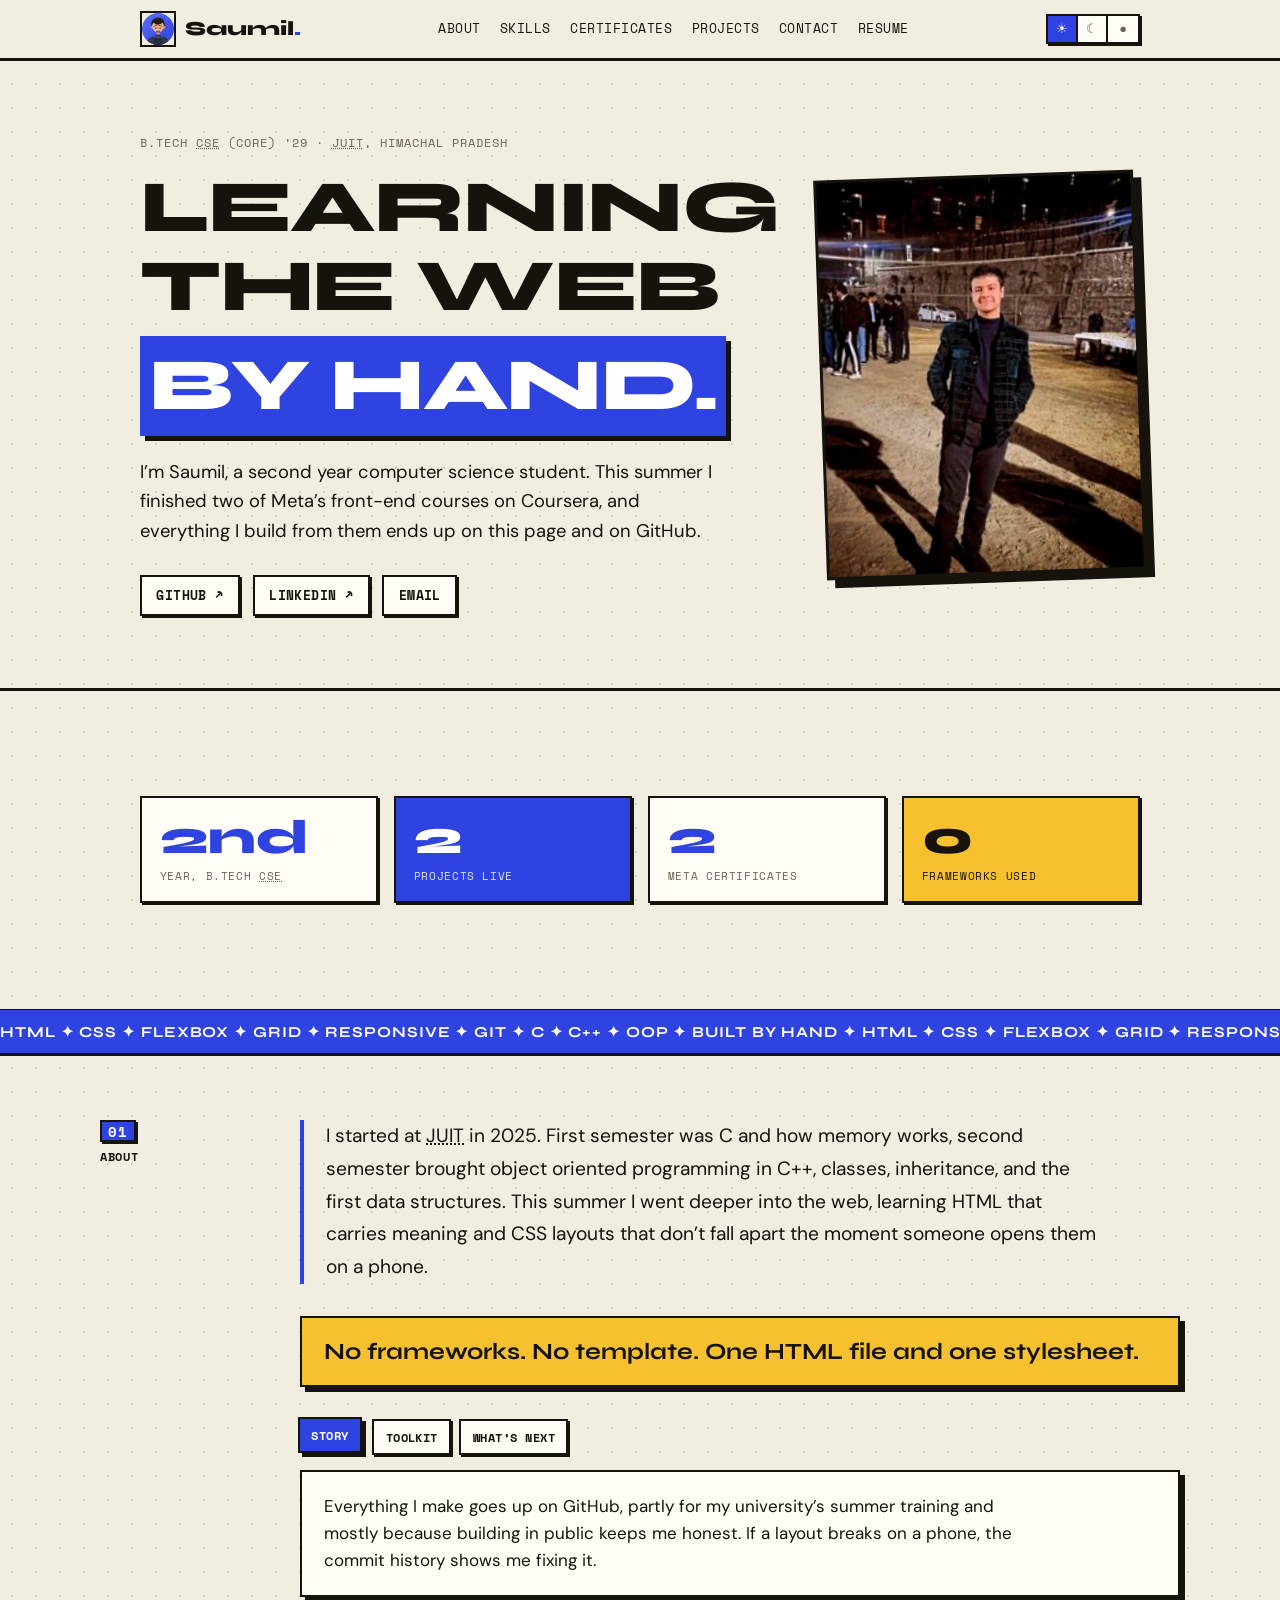
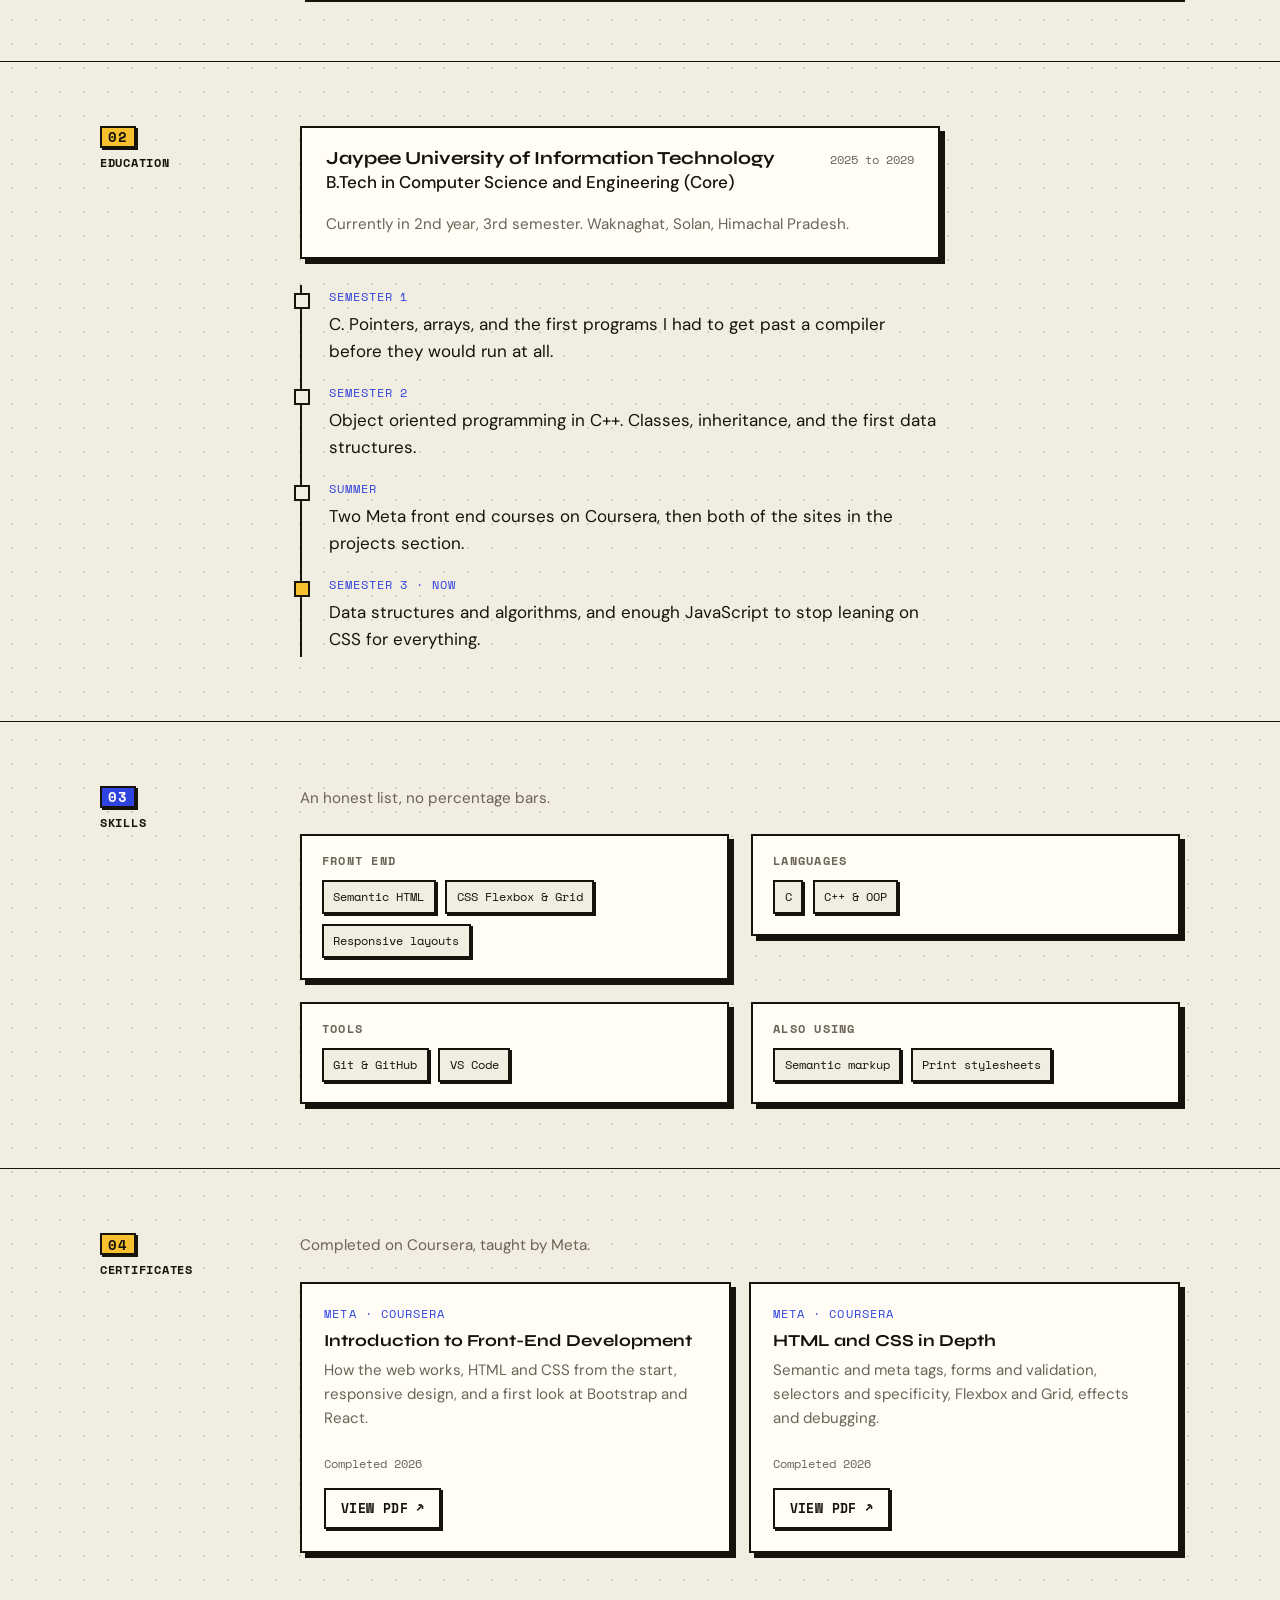
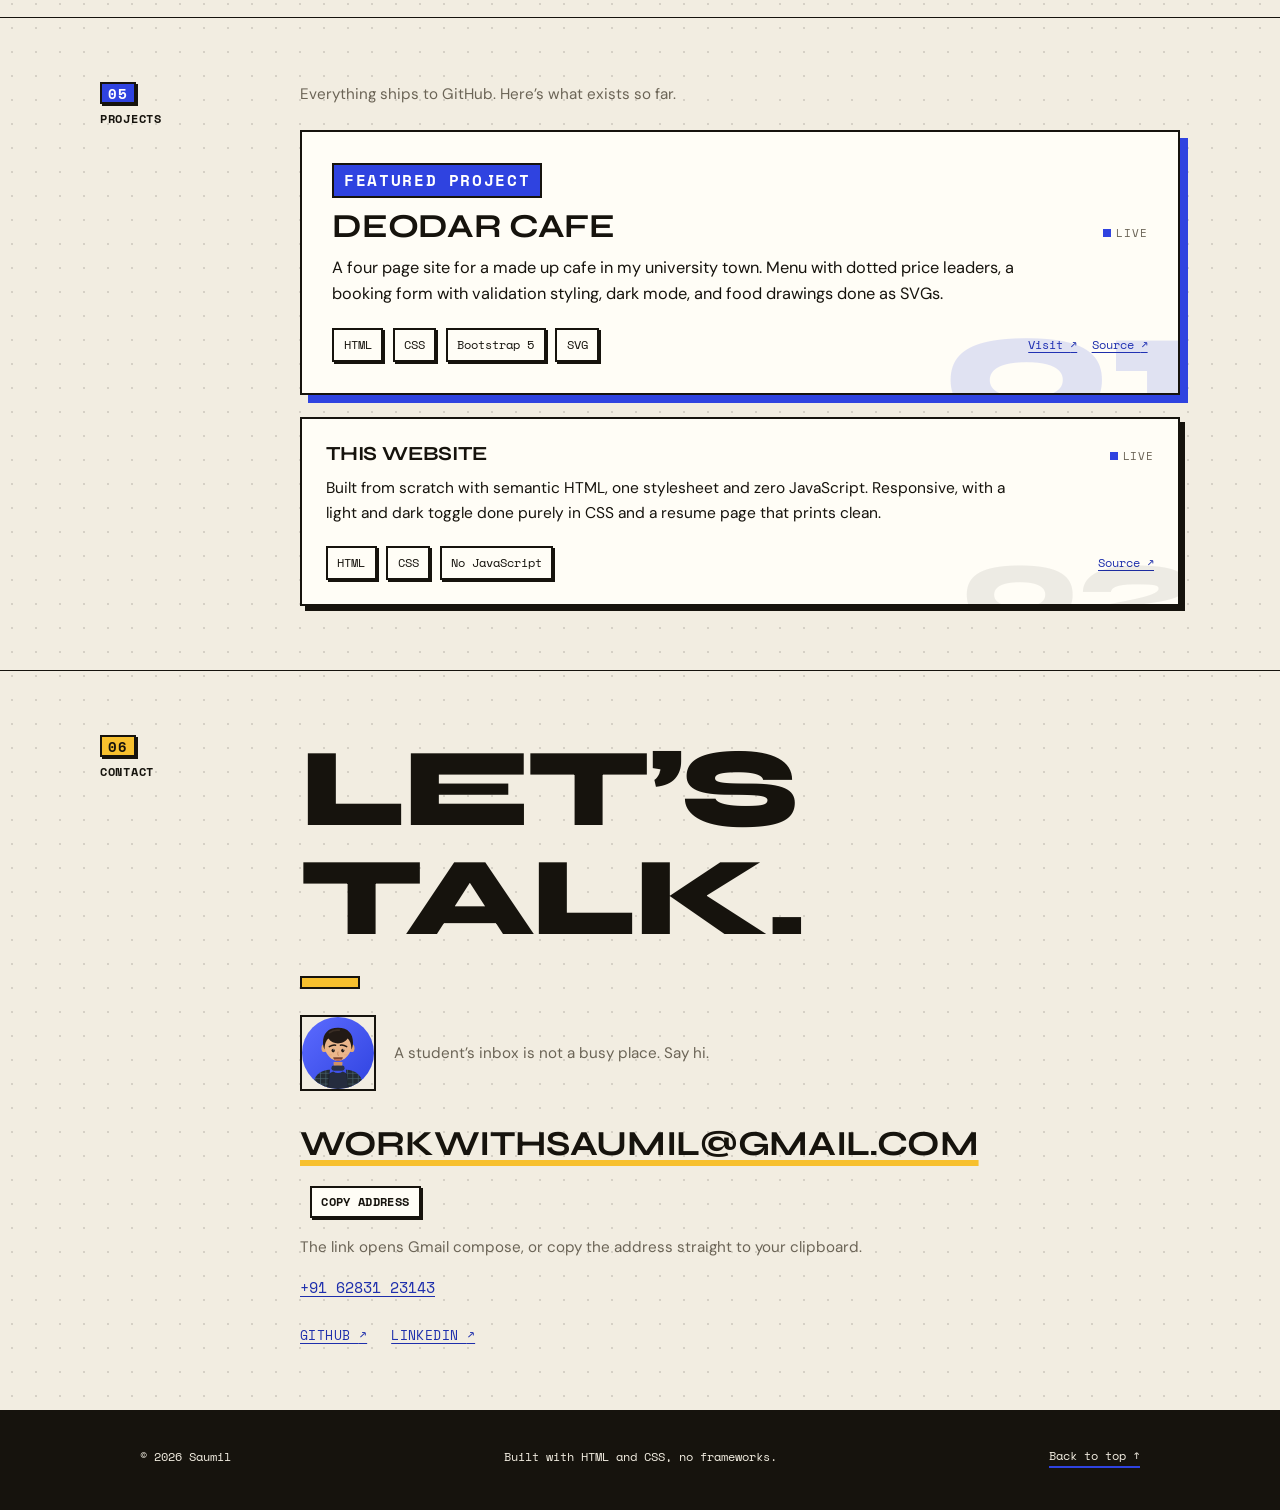
<file: index.html>
<!DOCTYPE html>
<html lang="en">
<head>
  <meta charset="UTF-8">
  <meta name="viewport" content="width=device-width, initial-scale=1.0">
  <meta name="color-scheme" content="light">
  <meta name="theme-color" content="#f2ede1">
  <script>try{var t=localStorage.getItem("theme");if(t==="dark"||t==="black"){document.documentElement.dataset.theme=t;var m=document.querySelector('meta[name="theme-color"]');if(m)m.content=t==="black"?"#000000":"#16140f";}}catch(e){}</script>
  <title>Saumil · CS student</title>
  <meta name="description" content="Personal site of Saumil, a second-year computer science student at JUIT learning front-end development. Built with HTML and CSS.">

  <!-- Link preview card -->
  <meta property="og:type" content="website">
  <meta property="og:title" content="Saumil · CS student at JUIT">
  <meta property="og:description" content="Personal site of Saumil, a second-year computer science student at JUIT learning front-end development. Built with HTML and CSS.">
  <meta property="og:image" content="https://saumilcodes.github.io/images/card.png">
  <meta property="og:image:width" content="1200">
  <meta property="og:image:height" content="630">
  <meta property="og:image:alt" content="The avatar from the site next to the words Learning the web by hand.">
  <meta property="og:url" content="https://saumilcodes.github.io/">
  <meta name="twitter:card" content="summary_large_image">

  <link rel="canonical" href="https://saumilcodes.github.io/">
  <link rel="icon" type="image/svg+xml" href="images/avatar.svg">
  <link rel="preconnect" href="https://fonts.googleapis.com">
  <link rel="preconnect" href="https://fonts.gstatic.com" crossorigin>
  <link href="https://fonts.googleapis.com/css2?family=Syne:wght@600..800&family=DM+Sans:wght@400;500;700&family=Space+Mono:wght@400;700&display=swap" rel="stylesheet">
  <link rel="stylesheet" href="css/styles.css?v=38">

  <!-- Tells search engines who this page is about, rather than leaving
       them to guess it from the prose. -->
  <script type="application/ld+json">
  {
    "@context": "https://schema.org",
    "@type": "Person",
    "name": "Saumil Gupta",
    "url": "https://saumilcodes.github.io/",
    "image": "https://saumilcodes.github.io/images/card.png",
    "description": "Second year computer science student at JUIT Waknaghat, learning front end development and building sites with HTML and CSS.",
    "affiliation": {
      "@type": "CollegeOrUniversity",
      "name": "Jaypee University of Information Technology",
      "address": {
        "@type": "PostalAddress",
        "addressLocality": "Waknaghat",
        "addressRegion": "Himachal Pradesh",
        "addressCountry": "IN"
      }
    },
    "knowsAbout": ["HTML", "CSS", "Flexbox", "CSS Grid", "Responsive web design", "Bootstrap"],
    "sameAs": [
      "https://github.com/SaumilCodes",
      "https://www.linkedin.com/in/saumil-gupta"
    ]
  }
  </script>
</head>
<body>

  <input type="radio" name="theme" id="theme-light" class="theme-box" checked>
  <input type="radio" name="theme" id="theme-dark" class="theme-box">
  <input type="radio" name="theme" id="theme-black" class="theme-box">
  <script>(function(){var C={light:"#f2ede1",dark:"#16140f",black:"#000000"},s="light";try{var v=localStorage.getItem("theme");if(C[v])s=v;}catch(e){}var el=document.getElementById("theme-"+s);if(el)el.checked=true;document.documentElement.dataset.theme=s;var m=document.querySelector('meta[name="theme-color"]');if(m)m.content=C[s];Array.prototype.forEach.call(document.querySelectorAll('input[name="theme"]'),function(r){r.addEventListener("change",function(){if(!r.checked)return;var k=r.id.slice(6);document.documentElement.dataset.theme=k;if(m)m.content=C[k];try{localStorage.setItem("theme",k);}catch(e){}});});})();</script>

  <a class="skip" href="#main">Skip to content</a>

  <header class="site-head">
    <div class="container nav">
      <a class="brand" href="#top">
        <img class="avatar-img avatar-nav" src="images/avatar.svg" alt="" width="34" height="34">
        <span class="brand-word"><span class="brand-name">Saumil</span><span class="brand-dot">.</span></span>
      </a>
      <nav aria-label="Primary">
        <ul class="nav-links">
          <li><a href="#about">About</a></li>
          <li><a href="#skills">Skills</a></li>
          <li><a href="#certificates">Certificates</a></li>
          <li><a href="#projects">Projects</a></li>
          <li><a href="#contact">Contact</a></li>
          <li><a href="resume.html">Resume</a></li>
        </ul>
      </nav>
      <span class="theme-switcher" role="group" aria-label="Colour theme">
        <label class="theme-opt" for="theme-light" title="Light"><span class="visually-hidden">Light theme</span><span aria-hidden="true">☀</span></label>
        <label class="theme-opt" for="theme-dark" title="Dark"><span class="visually-hidden">Dark theme</span><span aria-hidden="true">☾</span></label>
        <label class="theme-opt" for="theme-black" title="Black"><span class="visually-hidden">Black theme, for OLED screens</span><span aria-hidden="true">●</span></label>
      </span>
    </div>
  </header>

  <div class="page" id="top">
    <main id="main">
      <section class="hero" aria-label="Introduction">
        <div class="container hero-grid">
          <div class="hero-text">
            <p class="eyebrow">B.Tech <abbr title="Computer Science and Engineering">CSE</abbr> (Core) ’29 · <abbr title="Jaypee University of Information Technology">JUIT</abbr>, Himachal Pradesh</p>
            <h1>Learning the web <span class="h1-accent">by&nbsp;hand.</span></h1>
            <p class="lede">
              I’m Saumil, a second year computer science student. This summer I
              finished two of Meta’s front-end courses on Coursera, and
              everything I build from them ends up on this page and on GitHub.
            </p>
            <ul class="hero-links">
              <li><a href="https://github.com/SaumilCodes" rel="me">GitHub&nbsp;<span aria-hidden="true">↗</span></a></li>
              <li><a href="https://www.linkedin.com/in/saumil-gupta" rel="me">LinkedIn&nbsp;<span aria-hidden="true">↗</span></a></li>
              <li><a href="https://mail.google.com/mail/?view=cm&amp;fs=1&amp;to=workwithsaumil@gmail.com" target="_blank" rel="noopener">Email</a></li>
            </ul>
          </div>
          <div class="portrait-frame">
           <img class="portrait" src="images/saumil-640.jpg"
                srcset="images/saumil-320.jpg 320w,
                        images/saumil-640.jpg 640w,
                        images/saumil-960.jpg 960w,
                        images/saumil.jpg 1280w"
                sizes="(max-width: 400px) 80vw, 320px"
                alt="Saumil, at an evening event on campus" width="640" height="640" fetchpriority="high">
          </div>
        </div>
      </section>

      <!-- At a glance -->
      <section class="stats" aria-label="At a glance">
        <div class="container stats-grid">
          <div class="stat">
            <span class="stat-num">2nd</span>
            <span class="stat-label">Year, B.Tech <abbr title="Computer Science and Engineering">CSE</abbr></span>
          </div>
          <div class="stat">
            <span class="stat-num">2</span>
            <span class="stat-label">Projects live</span>
          </div>
          <div class="stat">
            <span class="stat-num">2</span>
            <span class="stat-label">Meta certificates</span>
          </div>
          <div class="stat">
            <span class="stat-num">0</span>
            <span class="stat-label">Frameworks used</span>
          </div>
        </div>
      </section>

      <!-- Scrolling band -->
      <div class="marquee" aria-hidden="true">
        <div class="marquee-track">
          <p class="marquee-text">HTML ✦ CSS ✦ FLEXBOX ✦ GRID ✦ RESPONSIVE ✦ GIT ✦ C ✦ C++ ✦ OOP ✦ BUILT BY HAND ✦&nbsp;</p>
          <p class="marquee-text">HTML ✦ CSS ✦ FLEXBOX ✦ GRID ✦ RESPONSIVE ✦ GIT ✦ C ✦ C++ ✦ OOP ✦ BUILT BY HAND ✦&nbsp;</p>
        </div>
      </div>

      <!-- About -->
      <section id="about" class="section-grid" aria-labelledby="about-label">
        <h2 class="label" id="about-label"><span class="num">01</span>About</h2>
        <div class="section-body">
          <p class="lead-para">
            I started at <abbr title="Jaypee University of Information Technology">JUIT</abbr>
            in <time datetime="2025">2025</time>. First semester was C and how memory
            works, second semester brought object oriented programming in C++,
            classes, inheritance, and the first data structures. This summer I
            went deeper into the web, learning HTML that carries meaning and
            CSS layouts that don’t fall apart the moment someone opens them on
            a phone.
          </p>

          <blockquote class="pull-quote">
            No frameworks. No template. One HTML file and one stylesheet.
          </blockquote>

          <!-- tabs made from radio buttons, no javascript -->
          <div class="tabs">
            <input type="radio" name="about-tab" id="tab-story" checked>
            <input type="radio" name="about-tab" id="tab-tools">
            <input type="radio" name="about-tab" id="tab-next">

            <div class="tab-row">
              <label class="tab" for="tab-story">Story</label>
              <label class="tab" for="tab-tools">Toolkit</label>
              <label class="tab" for="tab-next">What’s next</label>
            </div>

            <div class="tab-panels">
              <div class="panel panel-story">
                <p>
                  Everything I make goes up on GitHub, partly for my
                  university’s summer training and mostly because building in
                  public keeps me honest. If a layout breaks on a phone, the
                  commit history shows me fixing it.
                </p>
              </div>
              <div class="panel panel-tools">
                <ul class="tool-list">
                  <li><strong>Semantic HTML</strong> so the page still makes sense without any styling</li>
                  <li><strong>CSS Grid and Flexbox</strong> for every layout on this site</li>
                  <li><strong>Custom properties</strong> to drive the whole colour theme from one place</li>
                  <li><strong>Git and GitHub</strong> for versions and for hosting this page</li>
                  <li><strong>Skip links and alt text</strong> so the page still works with a keyboard and a screen reader</li>
                  <li><strong>Mobile first CSS</strong> so the phone layout is the default and wider screens add to it</li>
                </ul>
              </div>
              <div class="panel panel-next">
                <ul class="tool-list">
                  <li><strong>JavaScript</strong> so these panels can remember which one you picked instead of forgetting on reload</li>
                  <li><strong>Data structures and algorithms</strong> in C++, alongside the third semester course</li>
                  <li><strong>A third project</strong>, bigger than these two</li>
                </ul>
              </div>
            </div>
          </div>
        </div>
      </section>

      <!-- Education -->
      <section id="education" class="section-grid" aria-labelledby="education-label">
        <h2 class="label" id="education-label"><span class="num">02</span>Education</h2>
        <div class="section-body">
          <div class="edu">
            <div class="edu-top">
              <h3 class="edu-school">Jaypee University of Information Technology</h3>
              <p class="edu-when"><time datetime="2025">2025</time> to <time datetime="2029">2029</time></p>
            </div>
            <p class="edu-degree">B.Tech in Computer Science and Engineering (Core)</p>
            <p class="note">Currently in 2nd year, 3rd semester. Waknaghat, Solan, Himachal Pradesh.</p>
          </div>

          <!-- Semester by semester -->
          <ol class="timeline">
            <li>
              <span class="tl-when">Semester 1</span>
              <p>C. Pointers, arrays, and the first programs I had to get past a compiler before they would run at all.</p>
            </li>
            <li>
              <span class="tl-when">Semester 2</span>
              <p>Object oriented programming in C++. Classes, inheritance, and the first data structures.</p>
            </li>
            <li>
              <span class="tl-when">Summer</span>
              <p>Two Meta front end courses on Coursera, then both of the sites in the projects section.</p>
            </li>
            <li>
              <span class="tl-when">Semester 3 · now</span>
              <p>Data structures and algorithms, and enough JavaScript to stop leaning on CSS for everything.</p>
            </li>
          </ol>
        </div>
      </section>

      <!-- Skills -->
      <section id="skills" class="section-grid" aria-labelledby="skills-label">
        <h2 class="label" id="skills-label"><span class="num">03</span>Skills</h2>
        <div class="section-body">
          <p class="note">An honest list, no percentage bars.</p>
          <div class="skill-groups">
            <div class="skill-card">
              <h3>Front end</h3>
              <ul class="chips">
                <li>Semantic HTML</li>
                <li>CSS Flexbox &amp; Grid</li>
                <li>Responsive layouts</li>
              </ul>
            </div>
            <div class="skill-card">
              <h3>Languages</h3>
              <ul class="chips">
                <li>C</li>
                <li>C++ &amp; OOP</li>
              </ul>
            </div>
            <div class="skill-card">
              <h3>Tools</h3>
              <ul class="chips">
                <li>Git &amp; GitHub</li>
                <li>VS Code</li>
              </ul>
            </div>
            <div class="skill-card">
              <h3>Also using</h3>
              <ul class="chips">
                <li>Semantic markup</li>
                <li>Print stylesheets</li>
              </ul>
            </div>
          </div>
        </div>
      </section>

      <!-- Certificates -->
      <section id="certificates" class="section-grid" aria-labelledby="certificates-label">
        <h2 class="label" id="certificates-label"><span class="num">04</span>Certificates</h2>
        <div class="section-body">
          <p class="note">Completed on Coursera, taught by Meta.</p>
          <ul class="cert-list">
            <li class="cert">
              <p class="cert-issuer">Meta · Coursera</p>
              <h3 class="cert-name">Introduction to Front-End Development</h3>
              <p class="cert-covers">How the web works, HTML and CSS from the start, responsive design, and a first look at Bootstrap and React.</p>
              <p class="cert-year">Completed <time datetime="2026">2026</time></p>
              <a class="btn cert-link" href="certificates/meta-intro-to-front-end-development.pdf">View&nbsp;PDF&nbsp;<span aria-hidden="true">↗</span></a>
            </li>
            <li class="cert">
              <p class="cert-issuer">Meta · Coursera</p>
              <h3 class="cert-name">HTML and CSS in Depth</h3>
              <p class="cert-covers">Semantic and meta tags, forms and validation, selectors and specificity, Flexbox and Grid, effects and debugging.</p>
              <p class="cert-year">Completed <time datetime="2026">2026</time></p>
              <a class="btn cert-link" href="certificates/meta-html-and-css-in-depth.pdf">View&nbsp;PDF&nbsp;<span aria-hidden="true">↗</span></a>
            </li>
          </ul>
        </div>
      </section>

      <!-- Projects -->
      <section id="projects" class="section-grid" aria-labelledby="projects-label">
        <h2 class="label" id="projects-label"><span class="num">05</span>Projects</h2>
        <div class="section-body">
          <p class="note">Everything ships to GitHub. Here’s what exists so far.</p>
          <div class="cards">

            <article class="card featured">
              <span class="card-index" aria-hidden="true">01</span>
              <p class="featured-tag">Featured project</p>
              <div class="card-top">
                <h3 class="card-title">Deodar Cafe</h3>
                <p class="status"><span class="visually-hidden">Status: </span>Live</p>
              </div>
              <p>
                A four page site for a made up cafe in my university town. Menu
                with dotted price leaders, a booking form with validation
                styling, dark mode, and food drawings done as SVGs.
              </p>
              <div class="card-meta">
                <ul class="chips">
                  <li>HTML</li>
                  <li>CSS</li>
                  <li>Bootstrap 5</li>
                  <li>SVG</li>
                </ul>
                <p class="card-links">
                  <a class="card-link" href="https://saumilcodes.github.io/deodar-cafe/">Visit&nbsp;<span aria-hidden="true">↗</span></a>
                  <a class="card-link" href="https://github.com/SaumilCodes/deodar-cafe">Source&nbsp;<span aria-hidden="true">↗</span></a>
                </p>
              </div>
            </article>

            <article class="card wide">
              <span class="card-index" aria-hidden="true">02</span>
              <div class="card-top">
                <h3 class="card-title">This website</h3>
                <p class="status"><span class="visually-hidden">Status: </span>Live</p>
              </div>
              <p>
                Built from scratch with semantic HTML, one stylesheet and zero
                JavaScript. Responsive, with a light and dark toggle done purely
                in CSS and a resume page that prints clean.
              </p>
              <div class="card-meta">
                <ul class="chips">
                  <li>HTML</li>
                  <li>CSS</li>
                  <li>No JavaScript</li>
                </ul>
                <a class="card-link" href="https://github.com/SaumilCodes/SaumilCodes.github.io">Source&nbsp;<span aria-hidden="true">↗</span></a>
              </div>
            </article>

          </div>
        </div>
      </section>

      <!-- Contact -->
      <section id="contact" class="section-grid" aria-labelledby="contact-label">
        <h2 class="label" id="contact-label"><span class="num">06</span>Contact</h2>
        <div class="section-body">
          <h3 class="shout">Let’s<br>talk.</h3>
          <div class="say-hi">
            <img class="avatar-img avatar-mid" src="images/avatar.svg" alt="" width="76" height="76" loading="lazy">
            <p class="note">A student’s inbox is not a busy place. Say hi.</p>
          </div>
          <address>
            <a class="email" href="https://mail.google.com/mail/?view=cm&amp;fs=1&amp;to=workwithsaumil@gmail.com" target="_blank" rel="noopener">workwithsaumil@gmail.com</a>
            <button class="btn copy-email" type="button" data-email="workwithsaumil@gmail.com" hidden>
              <span class="copy-label">Copy address</span>
            </button>
            <p class="note">The link opens Gmail compose, or copy the address straight to your clipboard.</p>
            <p class="phone"><a href="tel:+916283123143">+91 62831 23143</a></p>
            <ul class="contact-links">
              <li><a href="https://github.com/SaumilCodes" rel="me">GitHub&nbsp;<span aria-hidden="true">↗</span></a></li>
              <li><a href="https://www.linkedin.com/in/saumil-gupta" rel="me">LinkedIn&nbsp;<span aria-hidden="true">↗</span></a></li>
            </ul>
          </address>
        </div>
      </section>

    </main>
  </div>

  <footer class="site-foot">
    <div class="container foot-inner">
      <p>© 2026 Saumil</p>
      <p>Built with HTML and CSS, no frameworks.</p>
      <a href="#top">Back to top <span aria-hidden="true">↑</span></a>
    </div>
  </footer>
  <script>
  (function () {
    var links = [].slice.call(document.querySelectorAll('.nav-links a[href^="#"]'));
    var map = {}, secs = [];
    links.forEach(function (a) {
      var s = document.getElementById(a.getAttribute("href").slice(1));
      if (s) { map[s.id] = a; secs.push(s); }
    });
    if (!secs.length) return;
    var queued = false, last = null;
    function update() {
      queued = false;
      var line = window.innerHeight * 0.5, cur = null;
      secs.forEach(function (s) {
        if (s.getBoundingClientRect().top <= line) cur = s.id;
      });
      if (cur === last) return;
      if (last && map[last]) map[last].removeAttribute("aria-current");
      last = cur;
      if (cur && map[cur]) map[cur].setAttribute("aria-current", "true");
    }
    function onScroll() {
      if (!queued) { queued = true; requestAnimationFrame(update); }
    }
    window.addEventListener("scroll", onScroll, { passive: true });
    window.addEventListener("resize", onScroll);
    update();
  })();
  </script>
  <script>
  (function () {
    var b = document.querySelector(".copy-email");
    if (!b || !navigator.clipboard) return;
    var label = b.querySelector(".copy-label"), timer;
    b.hidden = false;
    function flash(text) {
      label.textContent = text;
      b.classList.add("is-copied");
      clearTimeout(timer);
      timer = setTimeout(function () {
        label.textContent = "Copy address";
        b.classList.remove("is-copied");
      }, 2000);
    }
    b.addEventListener("click", function () {
      navigator.clipboard.writeText(b.dataset.email).then(function () {
        flash("Copied");
      }, function () {
        // clipboard refused, select the address so ctrl+c still works
        var link = document.querySelector(".email");
        if (link) {
          var range = document.createRange();
          range.selectNodeContents(link);
          var sel = window.getSelection();
          sel.removeAllRanges();
          sel.addRange(range);
        }
        flash("Press Ctrl+C");
      });
    });
  })();
  </script>
  <script src="js/lens.js?v=16" defer></script>
</body>
</html>
</file>
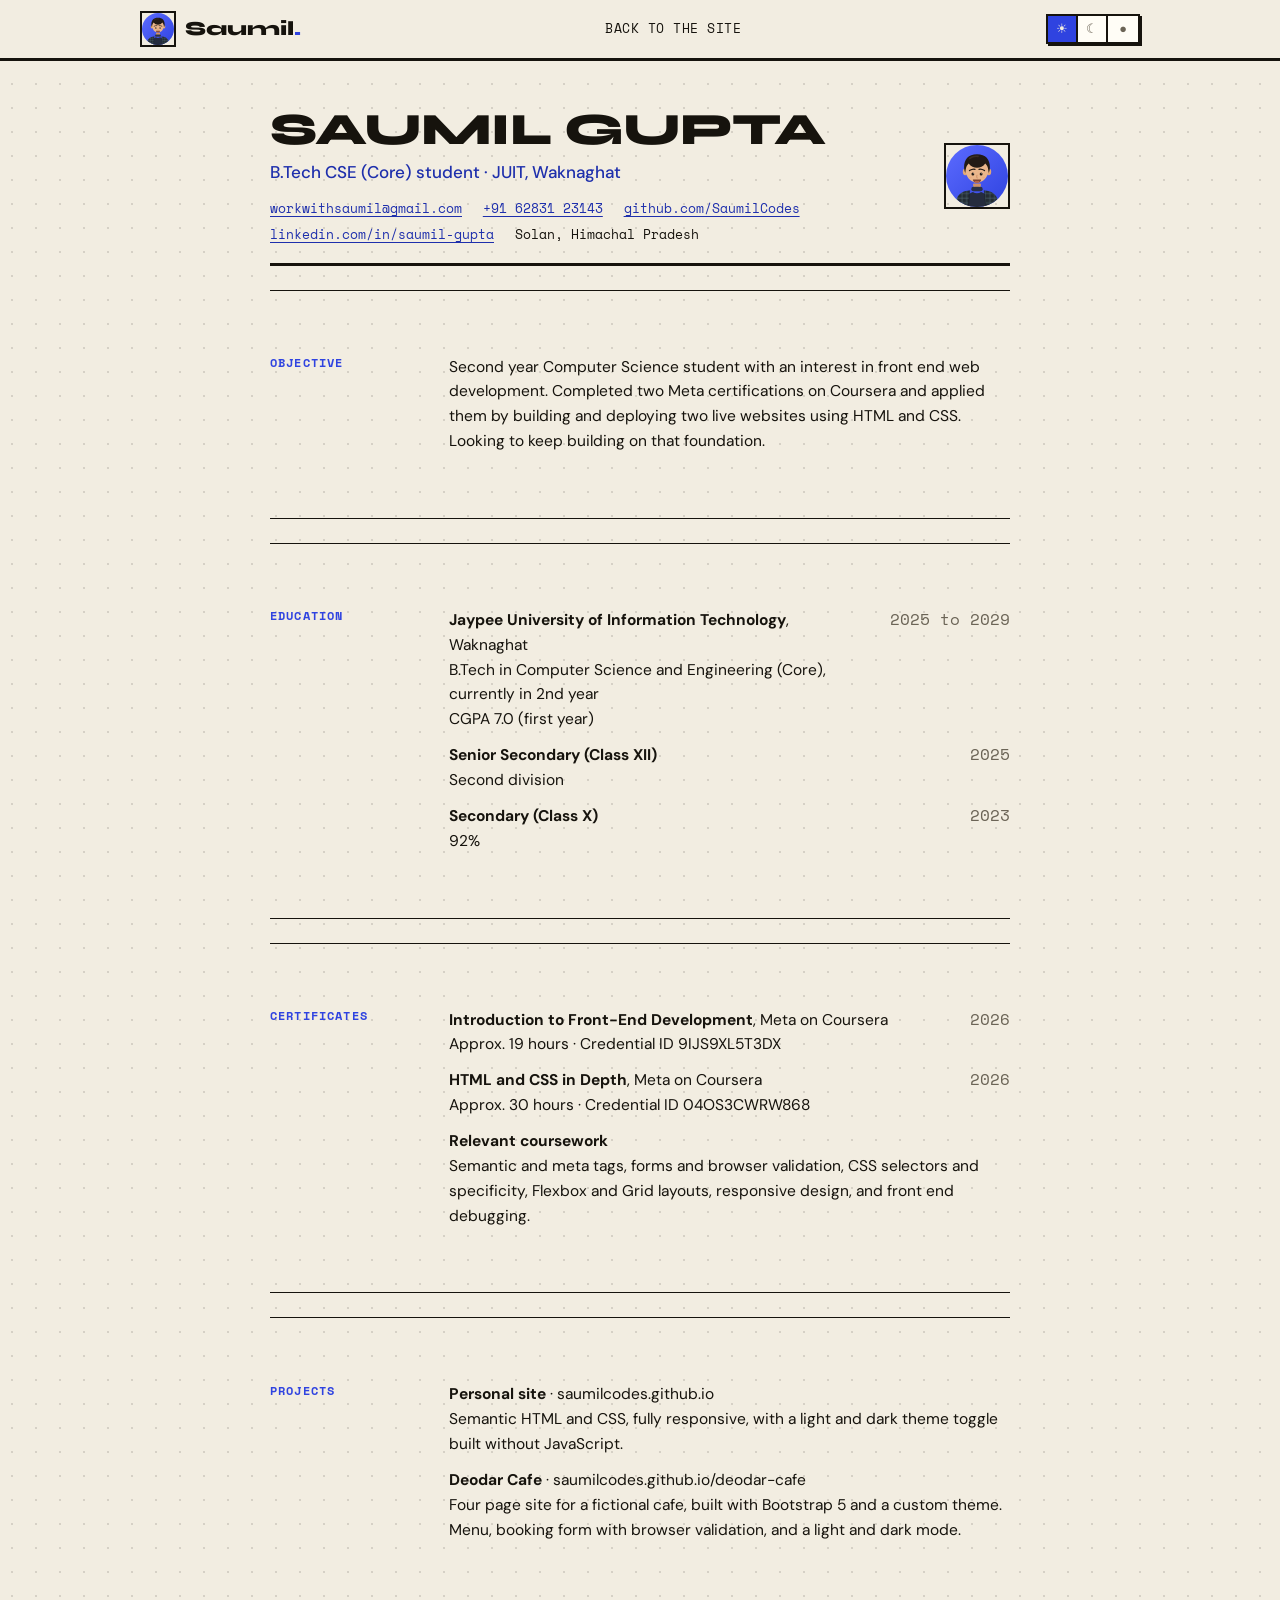
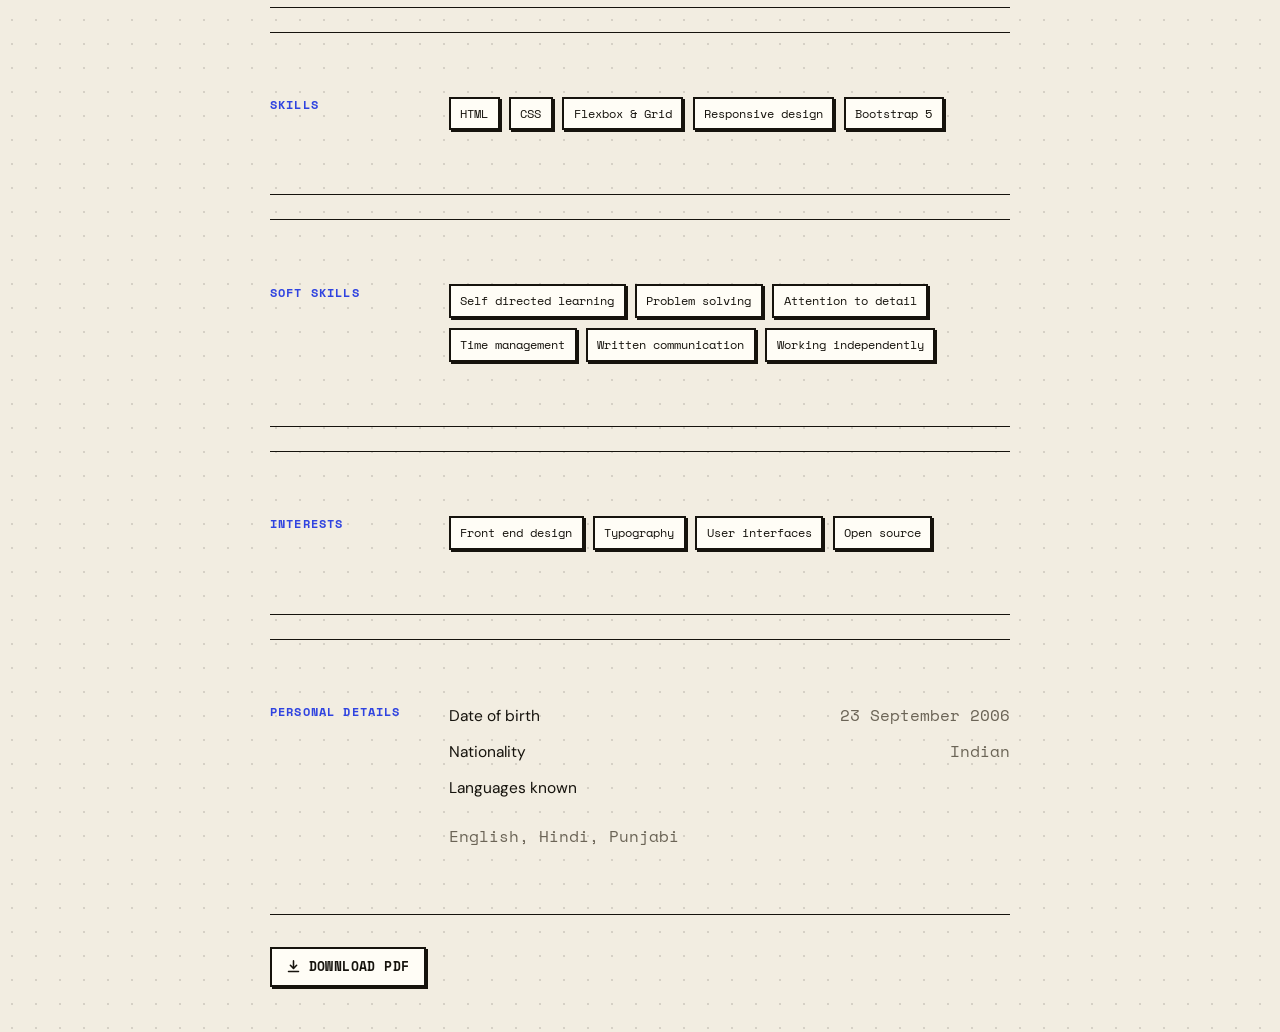
<file: resume.html>
<!DOCTYPE html>
<html lang="en">
<head>
  <meta charset="UTF-8">
  <meta name="viewport" content="width=device-width, initial-scale=1.0">
  <meta name="color-scheme" content="light">
  <meta name="theme-color" content="#f2ede1">
  <script>try{var t=localStorage.getItem("theme");if(t==="dark"||t==="black"){document.documentElement.dataset.theme=t;var m=document.querySelector('meta[name="theme-color"]');if(m)m.content=t==="black"?"#000000":"#16140f";}}catch(e){}</script>
  <title>Resume · Saumil Gupta</title>
  <meta name="description" content="Resume of Saumil Gupta, B.Tech CSE student at JUIT. Printable straight from the browser.">

  <!-- Link preview card, same as the homepage has -->
  <meta property="og:type" content="profile">
  <meta property="og:title" content="Resume · Saumil Gupta">
  <meta property="og:description" content="Resume of Saumil Gupta, B.Tech CSE student at JUIT. Printable straight from the browser.">
  <meta property="og:image" content="https://saumilcodes.github.io/images/card.png">
  <meta property="og:image:width" content="1200">
  <meta property="og:image:height" content="630">
  <meta property="og:image:alt" content="The avatar from the site next to the words Learning the web by hand.">
  <meta property="og:url" content="https://saumilcodes.github.io/resume.html">
  <meta name="twitter:card" content="summary_large_image">

  <link rel="canonical" href="https://saumilcodes.github.io/resume.html">
  <link rel="icon" type="image/svg+xml" href="images/avatar.svg">
  <link rel="preconnect" href="https://fonts.googleapis.com">
  <link rel="preconnect" href="https://fonts.gstatic.com" crossorigin>
  <link href="https://fonts.googleapis.com/css2?family=Syne:wght@600;700;800&family=DM+Sans:wght@400;500;700&family=Space+Mono:wght@400;700&display=swap" rel="stylesheet">
  <link rel="stylesheet" href="css/styles.css?v=38">
</head>
<body>

  <input type="radio" name="theme" id="theme-light" class="theme-box" checked>
  <input type="radio" name="theme" id="theme-dark" class="theme-box">
  <input type="radio" name="theme" id="theme-black" class="theme-box">
  <script>(function(){var C={light:"#f2ede1",dark:"#16140f",black:"#000000"},s="light";try{var v=localStorage.getItem("theme");if(C[v])s=v;}catch(e){}var el=document.getElementById("theme-"+s);if(el)el.checked=true;document.documentElement.dataset.theme=s;var m=document.querySelector('meta[name="theme-color"]');if(m)m.content=C[s];Array.prototype.forEach.call(document.querySelectorAll('input[name="theme"]'),function(r){r.addEventListener("change",function(){if(!r.checked)return;var k=r.id.slice(6);document.documentElement.dataset.theme=k;if(m)m.content=C[k];try{localStorage.setItem("theme",k);}catch(e){}});});})();</script>

  <header class="site-head">
    <div class="container nav">
      <a class="brand" href="index.html">
        <img class="avatar-img avatar-nav" src="images/avatar.svg" alt="" width="34" height="34">
        <span class="brand-word"><span class="brand-name">Saumil</span><span class="brand-dot">.</span></span>
      </a>
      <nav aria-label="Primary">
        <ul class="nav-links">
          <li><a href="index.html">Back to the site</a></li>
        </ul>
      </nav>
      <span class="theme-switcher" role="group" aria-label="Colour theme">
        <label class="theme-opt" for="theme-light" title="Light"><span class="visually-hidden">Light theme</span><span aria-hidden="true">☀</span></label>
        <label class="theme-opt" for="theme-dark" title="Dark"><span class="visually-hidden">Dark theme</span><span aria-hidden="true">☾</span></label>
        <label class="theme-opt" for="theme-black" title="Black"><span class="visually-hidden">Black theme, for OLED screens</span><span aria-hidden="true">●</span></label>
      </span>
    </div>
  </header>

  <main class="container resume">

    <header class="r-head">
      <div>
      <h1 class="r-name">Saumil Gupta</h1>
      <p class="r-role">B.Tech CSE (Core) student · JUIT, Waknaghat</p>
      <ul class="r-contact">
        <li><a href="https://mail.google.com/mail/?view=cm&amp;fs=1&amp;to=workwithsaumil@gmail.com" target="_blank" rel="noopener">workwithsaumil@gmail.com</a></li>
        <li><a href="tel:+916283123143">+91 62831 23143</a></li>
        <li><a href="https://github.com/SaumilCodes">github.com/SaumilCodes</a></li>
        <li><a href="https://www.linkedin.com/in/saumil-gupta">linkedin.com/in/saumil-gupta</a></li>
        <li>Solan, Himachal Pradesh</li>
      </ul>
      </div>
      <img class="avatar-img avatar-resume" src="images/avatar.svg" alt="" width="64" height="64">
    </header>

    <section class="r-sec">
      <h2>Objective</h2>
      <div class="r-body">
        <div class="r-row">
          <p>
            Second year Computer Science student with an interest in front end
            web development. Completed two Meta certifications on Coursera and
            applied them by building and deploying two live websites using HTML
            and CSS. Looking to keep building on that foundation.
          </p>
        </div>
      </div>
    </section>

    <section class="r-sec">
      <h2>Education</h2>
      <div class="r-body">
        <div class="r-row">
          <p>
            <strong>Jaypee University of Information Technology</strong>, Waknaghat<br>
            B.Tech in Computer Science and Engineering (Core), currently in 2nd year<br>
            CGPA 7.0 (first year)
          </p>
          <p class="r-when">2025 to 2029</p>
        </div>
        <div class="r-row">
          <p>
            <strong>Senior Secondary (Class XII)</strong><br>
            Second division
          </p>
          <p class="r-when">2025</p>
        </div>
        <div class="r-row">
          <p>
            <strong>Secondary (Class X)</strong><br>
            92%
          </p>
          <p class="r-when">2023</p>
        </div>
      </div>
    </section>

    <section class="r-sec">
      <h2>Certificates</h2>
      <div class="r-body">
        <div class="r-row">
          <p>
            <strong>Introduction to Front-End Development</strong>, Meta on Coursera<br>
            Approx. 19 hours · Credential ID 9IJS9XL5T3DX
          </p>
          <p class="r-when">2026</p>
        </div>
        <div class="r-row">
          <p>
            <strong>HTML and CSS in Depth</strong>, Meta on Coursera<br>
            Approx. 30 hours · Credential ID 04OS3CWRW868
          </p>
          <p class="r-when">2026</p>
        </div>
        <div class="r-row">
          <p>
            <strong>Relevant coursework</strong><br>
            Semantic and meta tags, forms and browser validation, CSS selectors
            and specificity, Flexbox and Grid layouts, responsive design, and
            front end debugging.
          </p>
        </div>
      </div>
    </section>

    <section class="r-sec">
      <h2>Projects</h2>
      <div class="r-body">
        <div class="r-row">
          <p>
            <strong>Personal site</strong> · saumilcodes.github.io<br>
            Semantic HTML and CSS, fully responsive, with a light and dark
            theme toggle built without JavaScript.
          </p>
        </div>
        <div class="r-row">
          <p>
            <strong>Deodar Cafe</strong> · saumilcodes.github.io/deodar-cafe<br>
            Four page site for a fictional cafe, built with Bootstrap 5 and a
            custom theme. Menu, booking form with browser validation, and a
            light and dark mode.
          </p>
        </div>
      </div>
    </section>

    <section class="r-sec">
      <h2>Skills</h2>
      <div class="r-body">
        <ul class="chips">
          <li>HTML</li>
          <li>CSS</li>
          <li>Flexbox &amp; Grid</li>
          <li>Responsive design</li>
          <li>Bootstrap 5</li>
        </ul>
      </div>
    </section>

    <section class="r-sec">
      <h2>Soft skills</h2>
      <div class="r-body">
        <ul class="chips">
          <li>Self directed learning</li>
          <li>Problem solving</li>
          <li>Attention to detail</li>
          <li>Time management</li>
          <li>Written communication</li>
          <li>Working independently</li>
        </ul>
      </div>
    </section>

    <section class="r-sec">
      <h2>Interests</h2>
      <div class="r-body">
        <ul class="chips">
          <li>Front end design</li>
          <li>Typography</li>
          <li>User interfaces</li>
          <li>Open source</li>
        </ul>
      </div>
    </section>

    <section class="r-sec">
      <h2>Personal details</h2>
      <div class="r-body">
        <div class="r-row">
          <p>Date of birth</p>
          <p class="r-when">23 September 2006</p>
        </div>
        <div class="r-row">
          <p>Nationality</p>
          <p class="r-when">Indian</p>
        </div>
        <div class="r-row">
          <p>Languages known</p>
          <p class="r-when">English, Hindi, Punjabi</p>
        </div>
      </div>
    </section>

    <p class="print-hint">
      <a class="btn resume-download" href="resume.pdf" download="Saumil-Gupta-Resume.pdf">
        <svg viewBox="0 0 24 24" width="15" height="15" fill="none" stroke="currentColor" stroke-width="2.5" stroke-linecap="round" stroke-linejoin="round" aria-hidden="true" focusable="false">
          <path d="M12 3v11" /><path d="m7 10 5 5 5-5" /><path d="M4 20h16" />
        </svg>
        Download PDF
      </a>
    </p>

  </main>

  <script src="js/lens.js?v=16" defer></script>
</body>
</html>
</file>
<file: css/styles.css>
/*
  Saumil, personal site
  Neo brutalist rebuild. Warm paper, black ink, one electric accent,
  thick borders and hard shadows.
*/

/* tokens */

:root {
  --paper: #f2ede1;
  --card: #fffdf6;
  --ink: #16130d;
  --muted: #6b6456;
  --accent: #2f43e0;
  --accent-deep: #1e2fac;
  --amber: #f7c02e;
  --wip: #e0512f;
  --line: #16130d;
  --dot: rgba(22, 19, 13, 0.13);

  --shadow: 5px 5px 0 var(--ink);
  --shadow-lg: 8px 8px 0 var(--ink);
  --shadow-press: 2px 2px 0 var(--ink);

  --display: "Syne", "Segoe UI", Arial, sans-serif;
  --body: "DM Sans", -apple-system, "Segoe UI", Roboto, Helvetica, Arial, sans-serif;
  --mono: "Space Mono", ui-monospace, Menlo, Consolas, monospace;
}

/* theme toggle
   the checkbox sits at body top and flips the tokens when checked.
   a data-theme attribute set before first paint carries the choice across
   pages and reloads. without javascript the checkbox still works, it just
   forgets on reload. */

.theme-box {
  position: absolute;
  left: -999px;
}

html:has(#theme-dark:checked),
html[data-theme="dark"] {
  color-scheme: dark;
  --paper: #16140f;
  --card: #201d16;
  --ink: #efe9dc;
  --muted: #9a9280;
  --accent: #7f8bff;
  --accent-deep: #a3acff;
  --amber: #f0bc3a;
  --wip: #ef7a5a;
  --line: #efe9dc;
  --dot: rgba(239, 233, 220, 0.1);
  --shadow: 5px 5px 0 var(--line);
  --shadow-lg: 8px 8px 0 var(--line);
  --shadow-press: 2px 2px 0 var(--line);
}

/* true black, for oled screens.
   light, dark and black is the triad most apps settled on. on an oled panel a
   black pixel is an unlit pixel, so this genuinely saves power, and the higher
   contrast suits the heavy borders this design already leans on. */

html:has(#theme-black:checked),
html[data-theme="black"] {
  color-scheme: dark;
  --paper: #000000;
  --card: #0c0c0c;
  --ink: #f4f4f4;
  --muted: #8b8b8b;
  --accent: #8d97ff;
  --accent-deep: #b3baff;
  --amber: #ffc63d;
  --wip: #ff8f6d;
  --line: #f4f4f4;
  --dot: rgba(244, 244, 244, 0.09);
  --shadow: 5px 5px 0 var(--line);
  --shadow-lg: 8px 8px 0 var(--line);
  --shadow-press: 2px 2px 0 var(--line);
}

/* moving between pages, no javascript
   the browser keeps the old page on screen and cross fades it into the
   new one instead of the usual white flash. resume and 404 share this
   stylesheet, so every link between my pages gets it. */

@view-transition {
  navigation: auto;
}

/* base */

* {
  box-sizing: border-box;
}

html {
  scroll-behavior: smooth;
}

body {
  /* the overlay draws one element per character, so it can never form the fi
     ligature the page would otherwise use. rather than let the two disagree,
     which showed as a gap inside words like "file", nobody uses it. */
  font-variant-ligatures: none;
  margin: 0;
  background-color: var(--paper);
  background-image: radial-gradient(var(--dot) 1.2px, transparent 1.2px);
  background-size: 24px 24px;
  color: var(--ink);
  font-family: var(--body);
  font-size: 1.0625rem;
  line-height: 1.6;
  -webkit-font-smoothing: antialiased;
  transition: background-color 0.3s ease, color 0.3s ease;
}

h1,
h2,
h3 {
  font-family: var(--display);
  font-weight: 700;
  line-height: 1.05;
  margin: 0;
  text-wrap: balance;
}

p {
  margin: 0;
}

img {
  max-width: 100%;
  display: block;
}

a {
  color: var(--accent-deep);
  font-weight: 500;
  text-underline-offset: 3px;
}

a:hover {
  color: var(--ink);
}

:focus-visible {
  outline: 3px solid var(--accent);
  outline-offset: 2px;
}

::selection {
  background: var(--accent);
  color: #fff;
}

.container {
  max-width: 1080px;
  margin-inline: auto;
  padding-inline: clamp(1.2rem, 4vw, 2.5rem);
}

.skip {
  position: absolute;
  left: -999px;
}

.skip:focus {
  left: 1rem;
  top: 1rem;
  z-index: 50;
  background: var(--ink);
  color: var(--paper);
  padding: 0.5rem 0.9rem;
  border: 2px solid var(--ink);
}

.visually-hidden {
  position: absolute;
  width: 1px;
  height: 1px;
  overflow: hidden;
  clip: rect(0 0 0 0);
  white-space: nowrap;
}

/* header */

.site-head {
  position: sticky;
  top: 0;
  z-index: 20;
  background: var(--paper);
  border-bottom: 3px solid var(--ink);
  transition: background-color 0.3s ease, border-color 0.3s ease;
}

.nav {
  display: flex;
  align-items: center;
  justify-content: space-between;
  gap: 0.6rem 1rem;
  flex-wrap: wrap;
  padding-block: 0.7rem;
}

.brand {
  display: flex;
  align-items: center;
  gap: 0.55rem;
  font-family: var(--display);
  font-weight: 800;
  font-size: 1.25rem;
  color: var(--ink);
  text-decoration: none;
}

.avatar-img {
  display: block;
  flex: none;
  border: 2px solid var(--ink);
  transition: transform 0.15s ease;
}

.avatar-img:hover {
  transform: rotate(-4deg);
}

.avatar-nav {
  width: 36px;
  height: 36px;
}

.brand-name {
  color: var(--ink);
}

.brand-dot {
  color: var(--accent);
}

.nav-links {
  list-style: none;
  margin: 0;
  padding: 0;
  display: flex;
  align-items: center;
  flex-wrap: wrap;
  gap: 0.4rem 1.2rem;
  font-family: var(--mono);
  font-size: 0.8rem;
  text-transform: uppercase;
  letter-spacing: 0.04em;
}

.nav-links a {
  color: var(--ink);
  text-decoration: none;
  padding-bottom: 2px;
  border-bottom: 2px solid transparent;
}

.nav-links a:hover {
  color: var(--accent-deep);
  text-decoration-color: var(--accent);
}

.nav-links a[aria-current="page"],
.nav-links a[aria-current="true"] {
  border-bottom-color: var(--accent);
}

/* the section you are reading, tracked as you scroll */
.nav-links a[aria-current="true"] {
  color: var(--accent-deep);
}

/* the theme switch */

.theme-switcher {
  display: inline-flex;
  background: var(--card);
  border: 2px solid var(--ink);
  box-shadow: var(--shadow-press);
}

.theme-opt {
  cursor: pointer;
  display: inline-flex;
  align-items: center;
  justify-content: center;
  width: 30px;
  height: 26px;
  font-size: 0.8rem;
  line-height: 1;
  color: var(--muted);
  border-right: 2px solid var(--ink);
  transition: background-color 0.15s ease, color 0.15s ease;
}

.theme-opt:last-child {
  border-right: 0;
}

.theme-opt:hover {
  color: var(--ink);
}

#theme-light:checked ~ .site-head .theme-opt[for="theme-light"],
#theme-dark:checked ~ .site-head .theme-opt[for="theme-dark"],
#theme-black:checked ~ .site-head .theme-opt[for="theme-black"] {
  background: var(--accent);
  color: var(--paper);
}

.theme-box:focus-visible ~ .site-head .theme-switcher {
  outline: 3px solid var(--accent);
  outline-offset: 2px;
}

.theme-switcher:active {
  transform: translate(1px, 1px);
  box-shadow: none;
}

/* shared button */

.hero-links a,
.btn {
  display: inline-block;
  font-family: var(--mono);
  font-weight: 700;
  font-size: 0.82rem;
  text-transform: uppercase;
  letter-spacing: 0.03em;
  text-decoration: none;
  color: var(--ink);
  background: var(--card);
  border: 2px solid var(--ink);
  box-shadow: var(--shadow-press);
  padding: 0.6em 1.1em;
  transition: transform 0.12s ease, box-shadow 0.12s ease, background 0.12s ease, color 0.12s ease;
}

.hero-links a:hover,
.btn:hover {
  color: #fff;
  background: var(--accent);
  transform: translate(-2px, -2px);
  box-shadow: 4px 4px 0 var(--ink);
}

.hero-links a:active,
.btn:active {
  transform: translate(1px, 1px);
  box-shadow: none;
}

/* hero */

.hero {
  border-bottom: 3px solid var(--ink);
}

.hero-grid {
  display: grid;
  gap: 2.2rem;
  align-items: center;
  padding-block: clamp(2.6rem, 7vw, 4.5rem);
}

/* grid items refuse to shrink past their content by default,
   this lets long words wrap instead of pushing the page wider */
.hero-text,
.section-body {
  min-width: 0;
}

.hero-text > * {
  animation: rise 0.5s ease both;
}

.hero-text > *:nth-child(2) {
  animation-delay: 0.08s;
}

.hero-text > *:nth-child(3) {
  animation-delay: 0.16s;
}

.hero-text > *:nth-child(4) {
  animation-delay: 0.24s;
}

.eyebrow {
  font-family: var(--mono);
  font-size: 0.78rem;
  letter-spacing: 0.08em;
  text-transform: uppercase;
  color: var(--muted);
  margin: 0 0 0.9rem;
}

h1 {
  font-size: clamp(2.15rem, 8vw, 4.6rem);
  font-weight: 800;
  letter-spacing: -0.02em;
  /* 1 put the glyph boxes of THE WEB and BY HAND into each other before
     anything magnified them, the same way LET'S TALK. was stacked */
  line-height: 1.08;
  text-transform: uppercase;
  max-width: 14ch;
}

.h1-accent {
  /* its own line, hugging the words: the block behind the text is then the
     line's own background rather than something sitting inside the row, which
     is what lets the lens take this line like any other.
     the tilt is gone on purpose. rotated text cannot be redrawn upright, so it
     was the one thing keeping this line out. sitting straight, with the offset
     shadow doing the work, it still reads as a stamped block. */
  display: block;
  width: fit-content;
  background: var(--accent);
  color: #fff;
  /* the vertical padding is not decoration. at line-height 1.08 the block's
     box is shorter than the glyphs standing in it, so the lens cover - which
     is painted in this block's own background - came out taller than the
     block and grew the purple upward into THE WEB on hover. padded to the
     cover's height, the purple rectangle is the same size hovered or not. */
  padding: 0.14em 0.12em;
  margin-top: 0.12em;
  box-shadow: 5px 5px 0 var(--ink);
}

.lede {
  margin-top: 1.4rem;
  font-size: 1.15rem;
  max-width: 52ch;
}

.hero-links {
  list-style: none;
  margin: 1.8rem 0 0;
  padding: 0;
  display: flex;
  flex-wrap: wrap;
  gap: 0.8rem;
}

/* the portrait, framed like a pasted photo */

.portrait-frame {
  position: relative;
  justify-self: center;
  width: min(320px, 80vw);
  aspect-ratio: 4 / 5;
  background: var(--accent);
  border: 3px solid var(--ink);
  box-shadow: var(--shadow-lg);
  transform: rotate(-2deg);
  transition: transform 0.2s ease;
  animation: fade 0.6s ease both;
}

.portrait-frame:hover {
  transform: rotate(0deg);
}

@keyframes fade {
  from {
    opacity: 0;
  }
  to {
    opacity: 1;
  }
}

.portrait {
  width: 100%;
  height: 100%;
  object-fit: cover;
  object-position: 50% 22%;
  filter: contrast(1.05) saturate(1.05);
}

/* at a glance stats */

.stats {
  border-bottom: 3px solid var(--ink);
}

.stats-grid {
  display: grid;
  grid-template-columns: repeat(2, 1fr);
  gap: 1rem;
  padding-block: clamp(1.8rem, 5vw, 2.6rem);
}

.stat {
  background: var(--card);
  border: 2px solid var(--ink);
  box-shadow: var(--shadow-press);
  padding: 1rem 1.1rem;
  animation: rise 0.5s ease both;
}

.stat:nth-child(2) {
  animation-delay: 0.08s;
}

.stat:nth-child(3) {
  animation-delay: 0.16s;
}

.stat:nth-child(4) {
  animation-delay: 0.24s;
}

/* every other box is filled, so the band has rhythm */
.stat:nth-child(2) {
  background: var(--accent);
}

.stat:nth-child(2) .stat-num {
  color: #fff;
}

.stat:nth-child(2) .stat-label {
  color: rgba(255, 255, 255, 0.85);
}

.stat:nth-child(4) {
  background: var(--amber);
}

.stat:nth-child(4) .stat-num,
.stat:nth-child(4) .stat-label {
  color: #16130d;
}

.stat-num {
  display: block;
  font-family: var(--display);
  font-size: clamp(2.2rem, 6vw, 3rem);
  font-weight: 800;
  line-height: 1;
  color: var(--accent);
}

.stat-label {
  display: block;
  margin-top: 0.35rem;
  font-family: var(--mono);
  font-size: 0.68rem;
  letter-spacing: 0.06em;
  text-transform: uppercase;
  color: var(--muted);
}

/* the scrolling band, two copies of the same line chasing each other */

.marquee {
  overflow: hidden;
  background: var(--accent);
  border-bottom: 3px solid var(--ink);
}

.marquee-track {
  display: flex;
  width: max-content;
  animation: slide 26s linear infinite;
}

.marquee:hover .marquee-track {
  animation-play-state: paused;
}

.marquee-text {
  margin: 0;
  padding-block: 0.6rem;
  white-space: nowrap;
  font-family: var(--display);
  font-weight: 700;
  font-size: 0.95rem;
  letter-spacing: 0.06em;
  color: #fff;
}

@keyframes slide {
  to {
    transform: translateX(-50%);
  }
}

/* sections */

main > section:not(.hero) {
  padding-block: clamp(2.6rem, 6vw, 4rem);
  border-bottom: 1px solid var(--ink);
  scroll-margin-top: 5rem;
}

main > section:target .label {
  color: var(--accent);
}

/* the section itself runs edge to edge so its border does too,
   while the content sits in the same centred column as everything else */
.section-grid {
  display: grid;
  gap: 1.2rem;
  padding-inline: max(clamp(1.2rem, 4vw, 2.5rem), (100% - 1080px) / 2);
}

.label {
  display: flex;
  flex-direction: column;
  align-items: flex-start;
  gap: 0.5rem;
  font-family: var(--mono);
  font-size: 0.78rem;
  font-weight: 700;
  letter-spacing: 0.06em;
  text-transform: uppercase;
  color: var(--ink);
  margin: 0;
}

.num {
  background: var(--accent);
  color: #fff;
  border: 2px solid var(--ink);
  box-shadow: var(--shadow-press);
  padding: 0.1em 0.45em;
  font-size: 0.9rem;
}

/* every other section badge is amber so the rail alternates */
#education .num,
#certificates .num,
#contact .num {
  background: var(--amber);
  color: var(--ink);
}

.section-body p {
  max-width: 62ch;
  margin: 0;
}

.section-body p + p {
  margin-top: 1rem;
}

.note {
  color: var(--muted);
  font-size: 0.95rem;
}

/* education */

.edu {
  background: var(--card);
  border: 2px solid var(--ink);
  box-shadow: var(--shadow);
  padding: 1.3rem 1.5rem;
  max-width: 640px;
  transition: transform 0.12s ease, box-shadow 0.12s ease;
}

.edu:hover {
  transform: translate(-2px, -2px);
  box-shadow: 7px 7px 0 var(--accent);
}

/* semester timeline */

.timeline {
  list-style: none;
  max-width: 640px;
  margin: 1.6rem 0 0;
  padding: 0.2rem 0 0.2rem 1.7rem;
  border-left: 2px solid var(--ink);
  display: grid;
  gap: 1.15rem;
}

.timeline li {
  position: relative;
}

.timeline li::before {
  content: "";
  position: absolute;
  left: calc(-1.7rem - 8px);
  top: 0.3rem;
  width: 12px;
  height: 12px;
  background: var(--paper);
  border: 2px solid var(--ink);
}

.timeline li:last-child::before {
  background: var(--amber);
}

.tl-when {
  display: block;
  font-family: var(--mono);
  font-size: 0.72rem;
  letter-spacing: 0.08em;
  text-transform: uppercase;
  color: var(--accent);
  margin-bottom: 0.3rem;
}

.edu-top {
  display: flex;
  justify-content: space-between;
  align-items: baseline;
  gap: 1rem;
  flex-wrap: wrap;
}

.edu-school {
  font-size: 1.15rem;
  font-weight: 700;
  margin: 0;
}

.edu-when {
  font-family: var(--mono);
  font-size: 0.75rem;
  color: var(--muted);
  white-space: nowrap;
}

.edu-degree {
  margin-top: 0.5rem;
  font-weight: 500;
}

/* about, the opening paragraph.
   it used to open on a drop cap, which is a pseudo element standing across
   three rows: the lens could not redraw it without wiping the rows beneath, so
   the whole paragraph had to sit the effect out. the accent moved to the edge
   of the block instead, where it is decoration rather than text, and the
   paragraph reads as the opening of the section on its own terms: a size up
   from the body, looser lines, a shorter measure. */

.lead-para {
  font-size: 1.2rem;
  line-height: 1.7;
  max-width: 56ch;
  border-left: 4px solid var(--accent);
  padding-left: 1.4rem;
  margin-block: 0.2rem 1.6rem;
}

.lead-para strong,
.lead-para b {
  font-weight: 700;
}

@media (max-width: 560px) {
  .lead-para {
    font-size: 1.08rem;
    padding-left: 1rem;
  }
}

.pull-quote {
  margin: 2rem 0 0;
  padding: 1.2rem 1.4rem;
  background: var(--amber);
  border: 2px solid var(--ink);
  box-shadow: var(--shadow);
  font-family: var(--display);
  font-weight: 700;
  font-size: clamp(1.1rem, 2.6vw, 1.45rem);
  line-height: 1.25;
  color: #16130d;
}

/* tabs built from radio buttons, the checked one shows its panel */

.tabs {
  margin-top: 2rem;
}

.tabs > input {
  position: absolute;
  left: -999px;
}

.tab-row {
  display: flex;
  flex-wrap: wrap;
  gap: 0.5rem;
}

.tab {
  cursor: pointer;
  font-family: var(--mono);
  font-weight: 700;
  font-size: 0.75rem;
  text-transform: uppercase;
  letter-spacing: 0.04em;
  padding: 0.55em 0.95em;
  background: var(--card);
  border: 2px solid var(--ink);
  box-shadow: var(--shadow-press);
  transition: transform 0.12s ease, box-shadow 0.12s ease, background 0.12s ease, color 0.12s ease;
}

.tab:hover {
  transform: translate(-2px, -2px);
  box-shadow: 4px 4px 0 var(--ink);
}

#tab-story:checked ~ .tab-row .tab[for="tab-story"],
#tab-tools:checked ~ .tab-row .tab[for="tab-tools"],
#tab-next:checked ~ .tab-row .tab[for="tab-next"] {
  background: var(--accent);
  color: #fff;
  transform: translate(-2px, -2px);
  box-shadow: 4px 4px 0 var(--ink);
}

#tab-story:focus-visible ~ .tab-row .tab[for="tab-story"],
#tab-tools:focus-visible ~ .tab-row .tab[for="tab-tools"],
#tab-next:focus-visible ~ .tab-row .tab[for="tab-next"] {
  outline: 3px solid var(--accent);
  outline-offset: 3px;
}

.tab-panels {
  margin-top: 0.9rem;
  padding: 1.3rem 1.4rem;
  background: var(--card);
  border: 2px solid var(--ink);
  box-shadow: var(--shadow);
}

.panel {
  display: none;
}

.panel p {
  max-width: 58ch;
}

#tab-story:checked ~ .tab-panels .panel-story,
#tab-tools:checked ~ .tab-panels .panel-tools,
#tab-next:checked ~ .tab-panels .panel-next {
  display: block;
  animation: rise 0.3s ease both;
}

.tool-list {
  list-style: none;
  margin: 0;
  padding: 0;
  display: grid;
  gap: 0.65rem;
}

.tool-list li {
  position: relative;
  padding-left: 1.5rem;
  font-size: 0.97rem;
}

.tool-list li::before {
  content: "";
  position: absolute;
  left: 0;
  top: 0.52em;
  width: 9px;
  height: 9px;
  background: var(--amber);
  border: 2px solid var(--ink);
}

/* skills */

.skill-groups {
  display: grid;
  align-items: start;
  gap: 1.1rem;
  margin-top: 1.5rem;
}

.skill-card {
  background: var(--card);
  border: 2px solid var(--ink);
  box-shadow: var(--shadow);
  padding: 1.1rem 1.25rem 1.25rem;
  transition: transform 0.12s ease, box-shadow 0.12s ease;
}

.skill-card:hover {
  transform: translate(-2px, -2px);
  box-shadow: 7px 7px 0 var(--accent);
}

.skill-card-next {
  background: var(--amber);
}

.skill-groups h3 {
  font-size: 0.78rem;
  font-family: var(--mono);
  font-weight: 700;
  text-transform: uppercase;
  letter-spacing: 0.1em;
  color: var(--muted);
  margin: 0 0 0.85rem;
}

.skill-card-next h3 {
  color: var(--ink);
}

.skill-card .chips li {
  background: var(--paper);
}

.skill-card-next .chips li {
  background: var(--card);
}

.chips {
  list-style: none;
  margin: 0;
  padding: 0;
  display: flex;
  flex-wrap: wrap;
  gap: 0.6rem;
}

.chips li {
  font-family: var(--mono);
  font-size: 0.78rem;
  padding: 0.4em 0.75em;
  background: var(--card);
  border: 2px solid var(--ink);
  box-shadow: var(--shadow-press);
  transition: transform 0.12s ease, box-shadow 0.12s ease, background 0.12s ease, color 0.12s ease;
}

.chips li:hover {
  background: var(--ink);
  color: var(--paper);
  transform: translate(-2px, -2px);
  box-shadow: 4px 4px 0 var(--accent);
}

/* certificates */

.cert-list {
  list-style: none;
  margin: 1.5rem 0 0;
  padding: 0;
  display: grid;
  gap: 1.1rem;
  max-width: 900px;
}

.cert {
  background: var(--card);
  border: 2px solid var(--ink);
  box-shadow: var(--shadow);
  padding: 1.3rem 1.4rem 1.4rem;
  display: flex;
  flex-direction: column;
  align-items: flex-start;
  gap: 0.55rem;
  transition: transform 0.12s ease, box-shadow 0.12s ease;
}

.cert:hover {
  transform: translate(-2px, -2px);
  box-shadow: 7px 7px 0 var(--accent);
}

.cert-name {
  font-size: 1.05rem;
  font-weight: 700;
  margin: 0;
}

.cert-issuer {
  font-family: var(--mono);
  font-size: 0.72rem;
  letter-spacing: 0.09em;
  text-transform: uppercase;
  color: var(--accent);
  margin: 0;
}

.cert-covers {
  margin: 0;
  font-size: 0.94rem;
  color: var(--muted);
}

.cert-year {
  font-family: var(--mono);
  font-size: 0.72rem;
  color: var(--muted);
  margin: 0;
}

.cert-link {
  margin-top: 0.35rem;
  white-space: nowrap;
}

/* projects */

.cards {
  display: grid;
  grid-template-columns: repeat(auto-fill, minmax(270px, 1fr));
  gap: 1.4rem;
  margin-top: 1.5rem;
}

.card {
  position: relative;
  overflow: hidden;
  background: var(--card);
  border: 2px solid var(--ink);
  box-shadow: var(--shadow);
  padding: 1.5rem;
  display: flex;
  flex-direction: column;
  gap: 0.7rem;
  transition: transform 0.14s ease, box-shadow 0.14s ease;
}

/* a big ghost numeral sitting in the corner of each card */
.card-index {
  position: absolute;
  right: -0.12em;
  bottom: -0.34em;
  font-family: var(--display);
  font-weight: 800;
  font-size: 7rem;
  line-height: 1;
  color: var(--ink);
  opacity: 0.07;
  pointer-events: none;
}

.card.featured .card-index {
  font-size: 10rem;
  color: var(--accent);
  opacity: 0.14;
}

.card:hover {
  transform: translate(-3px, -3px);
  box-shadow: var(--shadow-lg);
}

.card.wide {
  grid-column: 1 / -1;
}

.card.featured {
  grid-column: 1 / -1;
  padding: 1.9rem;
  box-shadow: 8px 8px 0 var(--accent);
}

.card.featured:hover {
  box-shadow: 11px 11px 0 var(--accent);
}

.featured-tag {
  display: inline-block;
  align-self: start;
  font-family: var(--mono);
  font-size: 0.68rem;
  font-weight: 700;
  letter-spacing: 0.1em;
  text-transform: uppercase;
  color: #fff;
  background: var(--accent);
  border: 2px solid var(--ink);
  padding: 0.15em 0.6em;
  margin: 0;
}

.card.featured .card-title {
  font-size: clamp(1.5rem, 3.5vw, 2.1rem);
}

.card.featured > p {
  font-size: 1.02rem;
  max-width: 62ch;
}

.card-top {
  display: flex;
  justify-content: space-between;
  align-items: baseline;
  gap: 0.8rem;
}

.card-title {
  font-size: 1.25rem;
  font-weight: 700;
  text-transform: uppercase;
  letter-spacing: -0.01em;
  margin: 0;
}

.status {
  font-family: var(--mono);
  font-size: 0.66rem;
  letter-spacing: 0.08em;
  text-transform: uppercase;
  color: var(--muted);
  white-space: nowrap;
  margin: 0;
  display: flex;
  align-items: center;
  gap: 0.45em;
}

.status::before {
  content: "";
  width: 8px;
  height: 8px;
  background: var(--accent);
  animation: pulse 2.4s ease-in-out infinite;
}

.status.wip::before {
  background: var(--wip);
}

@keyframes pulse {
  50% {
    opacity: 0.35;
  }
}

.card > p {
  font-size: 0.97rem;
  margin: 0;
}

.card-meta {
  margin-top: auto;
  padding-top: 0.6rem;
  display: flex;
  justify-content: space-between;
  align-items: center;
  gap: 1rem;
}

.card-link {
  font-family: var(--mono);
  font-size: 0.78rem;
  white-space: nowrap;
}

.card-links {
  margin: 0;
  display: flex;
  gap: 0.9rem;
}

/* contact */

.shout {
  font-size: clamp(3.2rem, 13vw, 7rem);
  font-weight: 800;
  /* 0.86 had the two lines overlapping before anything magnified them, so any
     growth under the cursor read as a collision. this still stacks tightly. */
  line-height: 0.97;
  letter-spacing: -0.03em;
  text-transform: uppercase;
  margin-bottom: 1.6rem;
}

.shout::after {
  content: "";
  display: block;
  width: 3.5rem;
  height: 0.55rem;
  /* clear of the descenders once the last line grows */
  margin-top: 1.5rem;
  background: var(--amber);
  border: 2px solid var(--ink);
}

.say-hi {
  display: flex;
  align-items: center;
  gap: 1.1rem;
}

.avatar-mid {
  width: 76px;
  height: 76px;
}

.say-hi .note {
  margin-top: 0;
}

address {
  font-style: normal;
  margin-top: 1.6rem;
}

.email {
  display: inline-block;
  font-family: var(--display);
  font-weight: 700;
  font-size: clamp(1.3rem, 4.5vw, 2.2rem);
  text-transform: uppercase;
  letter-spacing: -0.01em;
  word-break: break-word;
  color: var(--ink);
  /* the amber rule used to be a border on an inline block, so the moment the
     address wrapped it ran the full width of the box under a two letter last
     line and read as a stray bar. underlining the text keeps it on the words. */
  text-decoration: underline;
  text-decoration-color: var(--amber);
  text-decoration-thickness: 6px;
  text-underline-offset: 0.14em;
  text-decoration-skip-ink: none;
}

.email:hover {
  color: var(--accent-deep);
  border-bottom-color: var(--accent);
}

.phone {
  margin-top: 0.8rem;
  font-family: var(--mono);
  font-size: 0.95rem;
}

.contact-links {
  list-style: none;
  margin: 1.6rem 0 0;
  padding: 0;
  display: flex;
  flex-wrap: wrap;
  gap: 0.6rem 1.5rem;
  font-family: var(--mono);
  font-size: 0.82rem;
  text-transform: uppercase;
  letter-spacing: 0.03em;
}

/* footer, inverted */

.site-foot {
  background: var(--ink);
  color: var(--paper);
  border-top: 3px solid var(--ink);
  padding-block: 2rem 2.6rem;
  font-family: var(--mono);
  font-size: 0.78rem;
}

.foot-inner {
  display: flex;
  flex-wrap: wrap;
  align-items: center;
  justify-content: space-between;
  gap: 0.6rem 2rem;
}

.site-foot p {
  margin: 0;
}

.site-foot a {
  color: var(--paper);
  text-decoration: none;
  border-bottom: 2px solid var(--accent);
}

.site-foot a:hover {
  color: var(--accent);
}

/* resume page */

.resume {
  max-width: 820px;
  padding-block: clamp(1.8rem, 5vw, 2.8rem);
}

.r-head {
  display: flex;
  justify-content: space-between;
  align-items: center;
  gap: 1.5rem;
  padding-bottom: 1.1rem;
  border-bottom: 3px solid var(--ink);
}

.r-name {
  font-family: var(--display);
  font-size: clamp(2rem, 5vw, 2.8rem);
  font-weight: 800;
  text-transform: uppercase;
  margin: 0;
}

.r-role {
  color: var(--accent-deep);
  font-weight: 500;
  margin-top: 0.3rem;
}

.r-contact {
  list-style: none;
  margin: 0.8rem 0 0;
  padding: 0;
  display: flex;
  flex-wrap: wrap;
  gap: 0.3rem 1.3rem;
  font-family: var(--mono);
  font-size: 0.8rem;
}

.avatar-resume {
  width: 66px;
  height: 66px;
}

.r-sec {
  margin-top: 1.5rem;
  padding-top: 1.2rem;
  border-top: 1px solid var(--ink);
}

.r-sec h2 {
  font-family: var(--mono);
  font-size: 0.72rem;
  font-weight: 700;
  letter-spacing: 0.1em;
  text-transform: uppercase;
  color: var(--accent);
  margin: 0 0 0.7rem;
}

.r-row {
  display: flex;
  justify-content: space-between;
  align-items: baseline;
  gap: 1.5rem;
  flex-wrap: wrap;
}

.r-row + .r-row {
  margin-top: 0.7rem;
}

.r-row p {
  margin: 0;
  max-width: 60ch;
  font-size: 0.97rem;
}

.r-row > p:not(.r-when) {
  flex: 1 1 60%;
  min-width: 0;
}

.r-when {
  font-family: var(--mono);
  font-size: 0.78rem;
  color: var(--muted);
  white-space: nowrap;
}

.print-hint {
  margin-top: 2rem;
}

/* the old hint told people to press ctrl p, which says nothing to anyone on a
   phone. this is a real file with a download attribute, so one tap saves it on
   any device. regenerated by the workflow whenever the resume changes. */

.resume-download {
  display: flex;
  width: fit-content;
  align-items: center;
  gap: 0.55em;
}

.resume-download svg {
  display: block;
}

/* wider screens */

/* phones should never scroll sideways.
   only below 820px, because sticky labels above that need a scrolling body */
@media (max-width: 819px) {
  html,
  body {
    overflow-x: hidden;
  }
}

@media (min-width: 600px) {
  .skill-groups {
    grid-template-columns: 1fr 1fr;
    gap: 1.4rem;
  }

  .cert-list {
    grid-template-columns: 1fr 1fr;
  }

  .stats-grid {
    grid-template-columns: repeat(4, 1fr);
  }
}

@media (min-width: 820px) {
  .section-grid {
    grid-template-columns: 160px minmax(0, 1fr);
    gap: 2.5rem;
  }

  .label {
    position: sticky;
    top: 5.5rem;
    align-self: start;
  }

  .hero-grid {
    grid-template-columns: 1.2fr 0.8fr;
  }

  .portrait-frame {
    justify-self: end;
  }

  .r-sec {
    display: grid;
    grid-template-columns: 150px minmax(0, 1fr);
    gap: 1.8rem;
  }

  .r-sec h2 {
    margin: 0;
    padding-top: 0.15rem;
  }
}

/* the entrance fade */

@keyframes rise {
  from {
    opacity: 0;
    transform: translateY(14px);
  }
  to {
    opacity: 1;
    transform: none;
  }
}

/* printing the resume gives just the resume */

@media print {
  @page {
    margin: 14mm 15mm;
  }

  .site-head,
  .skip,
  .print-hint,
  .avatar-resume {
    display: none !important;
  }

  html,
  body {
    background: #fff;
    color: #000;
    font-family: "DM Sans", Arial, sans-serif;
    font-size: 9.6pt;
    line-height: 1.28;
  }

  .container.resume {
    max-width: 100%;
    margin: 0;
    padding: 0;
  }

  /* name block */

  .r-head {
    display: block;
    text-align: left;
    border: 0;
    border-bottom: 1.2pt solid #000;
    padding: 0 0 7pt;
    margin: 0;
  }

  .r-name {
    font-family: "DM Sans", Arial, sans-serif;
    font-size: 19pt;
    font-weight: 700;
    letter-spacing: 0.14em;
    margin: 0 0 3pt;
  }

  .r-role {
    font-size: 10pt;
    color: #000;
    margin: 0 0 4pt;
  }

  .r-contact {
    display: block;
    font-family: "DM Sans", Arial, sans-serif;
    font-size: 9pt;
    margin: 0;
    padding: 0;
  }

  .r-contact li {
    display: inline;
  }

  .r-contact li::after {
    content: " · ";
  }

  .r-contact li:last-child::after {
    content: "";
  }

  /* sections stack into one column */

  .r-sec {
    display: block;
    border: 0 !important;
    border-top: 0 !important;
    margin: 8.5pt 0 0 !important;
    padding: 0 !important;
    break-inside: avoid;
  }

  .r-sec h2 {
    font-family: "DM Sans", Arial, sans-serif;
    font-size: 9.6pt;
    font-weight: 700;
    color: #000;
    text-transform: uppercase;
    letter-spacing: 0.14em;
    border-bottom: 0.8pt solid #000;
    padding-bottom: 2pt;
    margin: 0 0 5pt;
  }

  .resume,
  .resume p,
  .resume li,
  .resume strong,
  .r-when,
  .r-issuer {
    color: #000 !important;
  }

  .r-body {
    display: block;
  }

  .r-row {
    display: flex;
    justify-content: space-between;
    align-items: baseline;
    gap: 12pt;
    margin: 0 0 5pt;
  }

  .r-when {
    white-space: nowrap;
    font-size: 9.4pt;
  }

  .r-degree {
    margin: 0 0 3pt;
  }

  /* skills read as a line, not boxes */

  .chips {
    display: block;
    margin: 0;
    padding: 0;
  }

  .chips li {
    display: inline;
    padding: 0;
    border: 0;
    background: none;
    box-shadow: none;
    font-family: inherit;
    font-size: inherit;
  }

  .chips li::after {
    content: " · ";
  }

  .chips li:last-child::after {
    content: "";
  }

  a {
    color: #000;
    text-decoration: none;
  }
}

/* respect reduced motion */

@media (prefers-reduced-motion: reduce) {
  html {
    scroll-behavior: auto;
  }

  * {
    transition: none !important;
    animation: none !important;
  }

  /* panels are shown by display, so they stay visible without the fade */
  .panel {
    opacity: 1;
  }

  /* the star selector above cannot reach these, they are generated by
     the browser during a page change, so they need saying separately */
  ::view-transition-group(*),
  ::view-transition-old(*),
  ::view-transition-new(*) {
    animation: none !important;
  }
}

/* copy the address without leaving the page.
   hidden until the script confirms the clipboard api exists, so it never
   sits there dead. */

.copy-email {
  /* its own line, so the address above it is plain text the lens can take */
  display: block;
  width: fit-content;
  /* space underneath too, so the note below is clear of it */
  margin: 0.85rem 0 1.1rem;
  cursor: pointer;
  font-size: 0.72rem;
  padding: 0.45em 0.85em;
  margin-left: 0.6rem;
  vertical-align: middle;
}

.copy-email.is-copied {
  background: var(--accent);
  color: var(--paper);
}

/* touch targets in the nav.
   the links render 23px tall, under the 24px minimum, and on a phone the two
   wrapped rows sat 4px apart, which made them easy to mis-tap. widen the hit
   area with a pseudo element so nothing moves visually, and open the row gap
   enough that the enlarged areas do not overlap each other. mice are precise
   enough already, so this only applies to coarse pointers. */

@media (pointer: coarse) {
  .nav-links {
    row-gap: 0.85rem;
  }

  .nav-links a {
    position: relative;
  }

  .nav-links a::after {
    content: "";
    position: absolute;
    inset: -5px -4px;
  }
}

/* the sticky header on a phone.
   the three flex children each wrapped onto their own line, so the header
   ate 165px, a fifth of the screen, permanently. the brand and the toggle
   are only 220px together, so they share the first row and the links get a
   full width row underneath. */

@media (max-width: 560px) {
  .nav > nav {
    order: 3;
    flex-basis: 100%;
  }

  .theme-switcher {
    order: 2;
  }
}

/* the address on a phone.
   at the shared size it broke across two lines mid word and the copy button
   sat beside the wrap. smaller type keeps it on one line and the button gets
   its own row underneath. */

@media (max-width: 560px) {
  .email {
    font-size: clamp(0.95rem, 4.15vw, 1.45rem);
    letter-spacing: -0.02em;
    text-decoration-thickness: 4px;
  }


}



/* the text lens.
   an overlay that redraws the hovered line so the characters near the cursor
   can grow without the real text reflowing. js/lens.js measures and drives it,
   and only ever runs for a fine pointer with motion allowed. */

.text-lens {
  position: fixed;
  z-index: 9000;
  overflow: visible;
  pointer-events: none;
  will-change: transform;
}

.text-lens i {
  position: absolute;
  display: block;
  font-style: inherit;
  white-space: pre;
  transform-origin: left center;
  will-change: transform;
  /* every glyph is its own element here, so the browser is free to hint and
     round each one on its own and letters can drift apart by a fraction. ask
     for exact metrics instead, and turn off kerning that cannot apply across
     separate elements anyway. */
  text-rendering: geometricPrecision;
  font-kerning: none;
  font-variant-ligatures: none;
}

.text-lens-bg {
  position: absolute;
  display: block;
  box-sizing: border-box;
}
</file>
